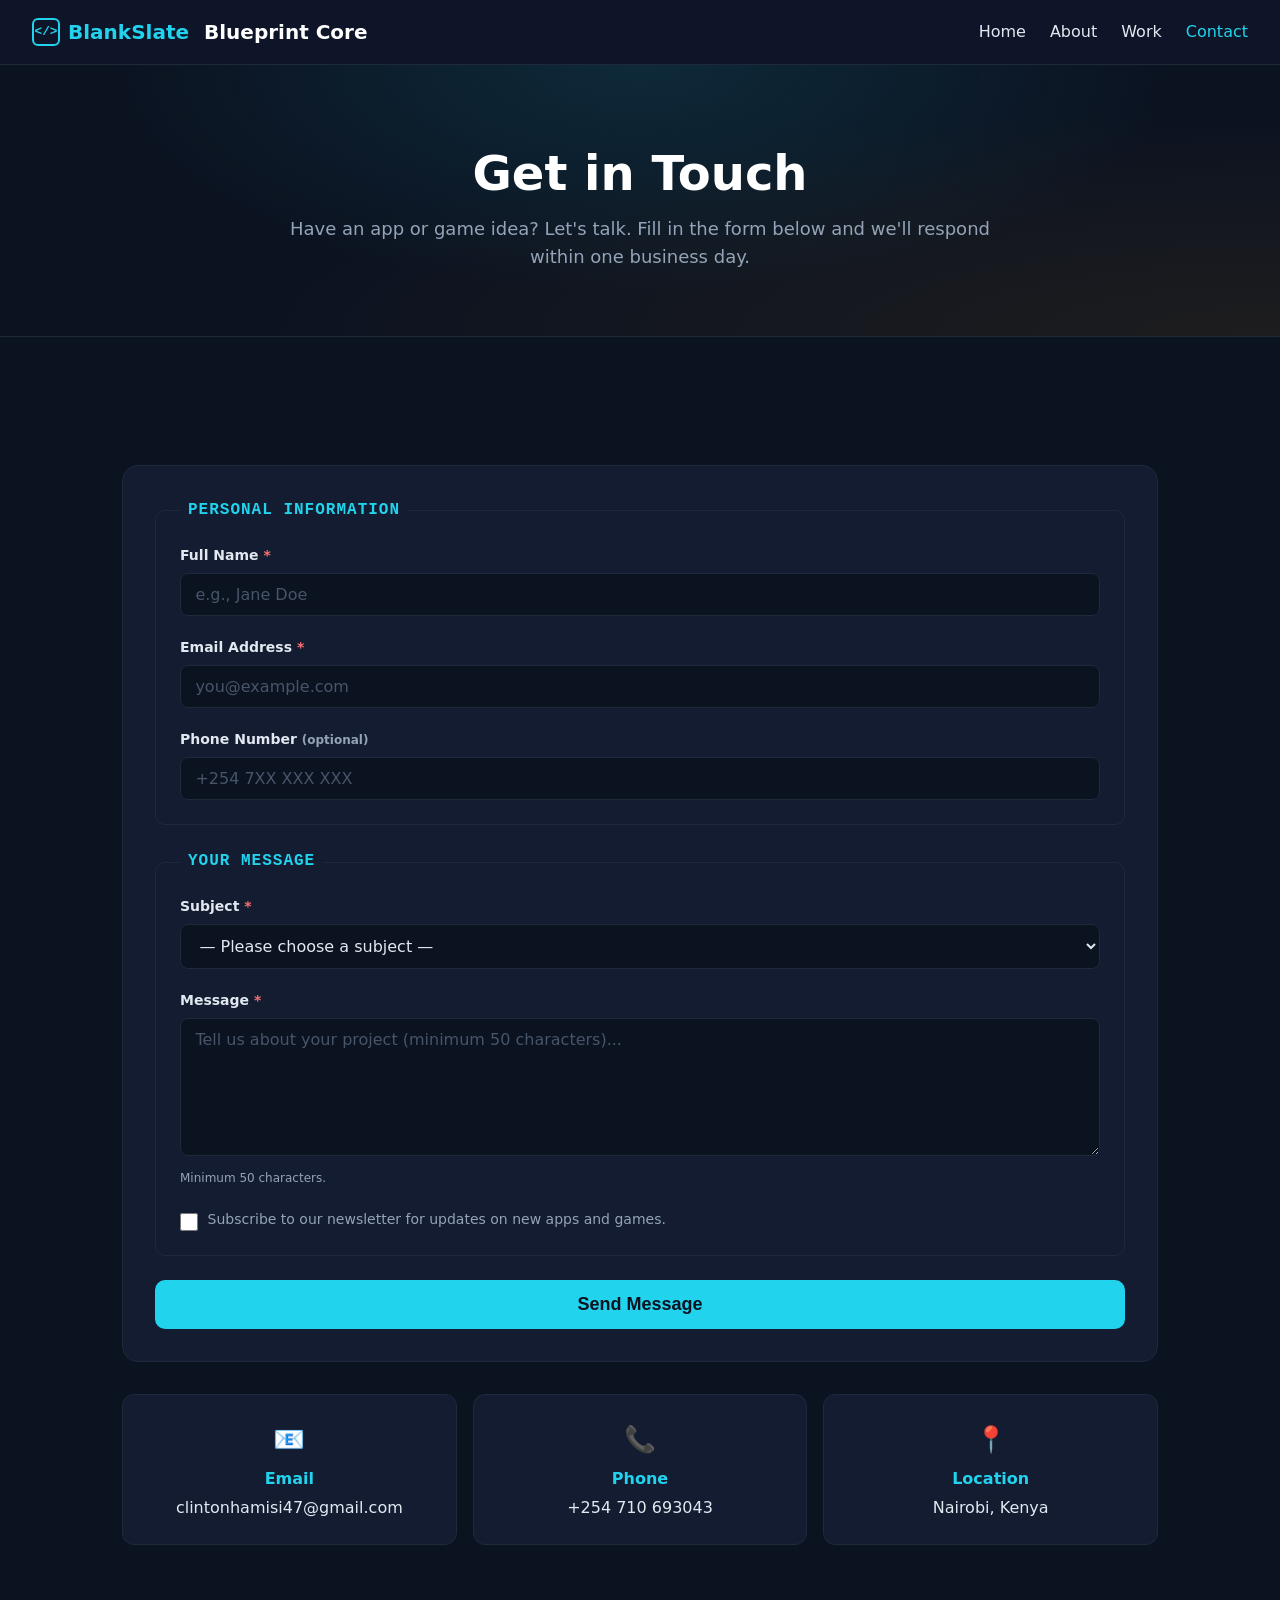
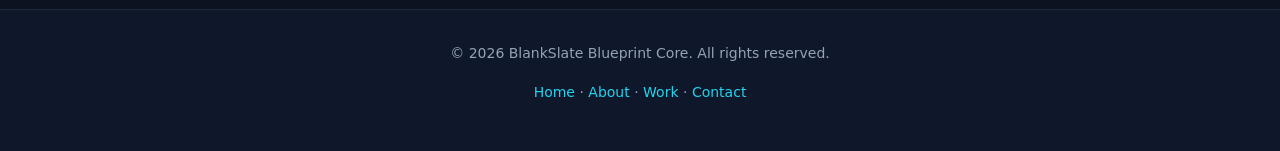
<file: contact.html>
<!DOCTYPE html>
<html lang="en">
<head>
    <meta charset="UTF-8">
    <meta name="viewport" content="width=device-width, initial-scale=1.0">
    <title>Contact Us — BlankSlate Blueprint Core</title>
    <meta name="description" content="Get in touch with BlankSlate Blueprint Core about your app or game project.">
    <link rel="stylesheet" href="style.css">
</head>
<body>

    <header class="site-header">
        <div class="brand">
            <span class="logo-mark">&lt;/&gt;</span>
            <span>BlankSlate</span>&nbsp;Blueprint Core
        </div>
        <nav class="main-nav" aria-label="Main navigation">
            <ul>
                <li><a href="index.html">Home</a></li>
                <li><a href="about.html">About</a></li>
                <li><a href="projects.html">Work</a></li>
                <li><a href="contact.html" class="active" aria-current="page">Contact</a></li>
            </ul>
        </nav>
    </header>

    <section class="hero">
        <h1>Get in Touch</h1>
        <p>Have an app or game idea? Let's talk. Fill in the form below and we'll respond within one business day.</p>
    </section>

    <main>

        <form action="#" method="post" class="contact-form" novalidate>

            <fieldset>
                <legend>Personal Information</legend>

                <div class="form-group">
                    <label for="name">Full Name <span class="required">*</span></label>
                    <input type="text" id="name" name="name"
                           placeholder="e.g., Jane Doe" required autocomplete="name">
                </div>

                <div class="form-group">
                    <label for="email">Email Address <span class="required">*</span></label>
                    <input type="email" id="email" name="email"
                           placeholder="you@example.com" required autocomplete="email">
                </div>

                <div class="form-group">
                    <label for="phone">Phone Number <span class="hint">(optional)</span></label>
                    <input type="tel" id="phone" name="phone"
                           placeholder="+254 7XX XXX XXX" autocomplete="tel">
                </div>
            </fieldset>

            <fieldset>
                <legend>Your Message</legend>

                <div class="form-group">
                    <label for="subject">Subject <span class="required">*</span></label>
                    <select id="subject" name="subject" required>
                        <option value="">— Please choose a subject —</option>
                        <option value="app">App Development</option>
                        <option value="game">Game Development</option>
                        <option value="consultation">General Consultation</option>
                        
                    </select>
                </div>

                <div class="form-group">
                    <label for="message">Message <span class="required">*</span></label>
                    <textarea id="message" name="message" rows="6"
                              minlength="50" required
                              placeholder="Tell us about your project (minimum 50 characters)..."></textarea>
                    <p class="hint">Minimum 50 characters.</p>
                </div>

                <div class="form-group checkbox-group">
                    <input type="checkbox" id="newsletter" name="newsletter" value="yes">
                    <label for="newsletter">
                        Subscribe to our newsletter for updates on new apps and games.
                    </label>
                </div>
            </fieldset>

            <button type="submit" class="submit-btn">Send Message</button>
        </form>

        <!-- Contact info -->
        <div class="contact-info">
            <div class="info-card">
                <div class="icon">📧</div>
                <h3>Email</h3>
                <a href="mailto:clintonhamisi47@gmail.com">clintonhamisi47@gmail.com</a>
            </div>
            <div class="info-card">
                <div class="icon">📞</div>
                <h3>Phone</h3>
                <a href="tel:+254710693043">+254 710 693043</a>
            </div>
            <div class="info-card">
                <div class="icon">📍</div>
                <h3>Location</h3>
                <span>Nairobi, Kenya</span>
            </div>
        </div>

    </main>

    <footer class="site-footer">
        <p>&copy; 2026 BlankSlate Blueprint Core. All rights reserved.</p>
        <p>
            <a href="index.html">Home</a> ·
            <a href="about.html">About</a> ·
            <a href="projects.html">Work</a> ·
            <a href="contact.html">Contact</a>
        </p>
    </footer>

</body>
</html>
</file>
<file: style.css>
/* ============================================
   1. CSS RESET — always at the very top
   ============================================ */
* {
    margin: 0;
    padding: 0;
    box-sizing: border-box;
}

/* ============================================
   2. BASE STYLES — typography, colors
   ============================================ */
body {
    font-family: system-ui, -apple-system, "Segoe UI", Roboto, sans-serif;
    font-size: 16px;
    line-height: 1.6;
    color: #e2e8f0;
    background: #0b1220;
}

/* ============================================
   3. HEADINGS — sizes and margins
   ============================================ */
h1 {
    font-size: 2.25rem;
    font-weight: 700;
    line-height: 1.2;
    margin-bottom: 1rem;
}

h2 {
    font-size: 1.875rem;
    font-weight: 700;
    line-height: 1.3;
    margin-bottom: 0.875rem;
}

h3 {
    font-size: 1.5rem;
    font-weight: 600;
    line-height: 1.4;
    margin-bottom: 0.75rem;
}

h4 {
    font-size: 1.25rem;
    font-weight: 600;
    line-height: 1.4;
    margin-bottom: 0.75rem;
}

h5 {
    font-size: 1.125rem;
    font-weight: 600;
    line-height: 1.5;
    margin-bottom: 0.5rem;
}

h6 {
    font-size: 1rem;
    font-weight: 600;
    line-height: 1.5;
    margin-bottom: 0.5rem;
}

/* ============================================
   4. BASE ELEMENTS — paragraphs, links, images
   ============================================ */
p {
    margin-bottom: 1rem;
}

a {
    color: #22d3ee;
    text-decoration: none;
    transition: color 0.2s;
}

a:hover {
    color: #f59e0b;
}

img {
    max-width: 100%;
    height: auto;
    display: block;
}

/* ============================================
   👇 THEN your existing CSS follows below
   ============================================ */
/* your :root variables... */
/* your header styles... */
/* your nav styles... */
/* etc. */
/* ============================================
   1. RESET & BASE
   ============================================ */
* {
    margin: 0;
    padding: 0;
    box-sizing: border-box;
}

body {
    font-family: system-ui, -apple-system, "Segoe UI", Roboto, sans-serif;
    font-size: 16px;
    line-height: 1.6;
    color: #e2e8f0;
    background: #0b1220;
}

/* ============================================
   2. DESIGN TOKENS (CSS Variables)
   ============================================ */
:root {
    /* Colors */
    --primary: #0f172a;
    --accent: #22d3ee;
    --accent-2: #f59e0b;
    --text: #e2e8f0;
    --muted: #94a3b8;
    --bg: #0b1220;
    --card: #131c30;
    --border: #1e293b;

    /* Typography scale */
    --font-xs: 0.75rem;
    --font-sm: 0.875rem;
    --font-base: 1rem;
    --font-lg: 1.125rem;
    --font-xl: 1.25rem;
    --font-2xl: 1.5rem;
    --font-3xl: 1.875rem;
    --font-4xl: 2.25rem;
}

/* ============================================
   3. HEADINGS
   ============================================ */
h1 { font-size: var(--font-4xl); font-weight: 700; margin-bottom: 1rem; line-height: 1.2; }
h2 { font-size: var(--font-3xl); font-weight: 700; margin-bottom: 0.875rem; }
h3 { font-size: var(--font-2xl); font-weight: 600; margin-bottom: 0.75rem; }
h4 { font-size: var(--font-xl); font-weight: 600; margin-bottom: 0.75rem; }
h5 { font-size: var(--font-lg); font-weight: 600; margin-bottom: 0.5rem; }
h6 { font-size: var(--font-base); font-weight: 600; margin-bottom: 0.5rem; }

/* ============================================
   4. BASE ELEMENTS
   ============================================ */
p { margin-bottom: 1rem; }
a { color: var(--accent); text-decoration: none; transition: color 0.2s; }
a:hover { color: var(--accent-2); }

img {
    max-width: 100%;
    height: auto;
    display: block;
}

/* ============================================
   5. HEADER & NAVIGATION
   ============================================ */
header.site-header {
    background: rgba(15, 23, 42, 0.9);
    backdrop-filter: blur(8px);
    padding: 1rem 2rem;
    display: flex;
    align-items: center;
    justify-content: space-between;
    flex-wrap: wrap;
    gap: 1rem;
    border-bottom: 1px solid var(--border);
    position: sticky;
    top: 0;
    z-index: 50;
}

.brand {
    font-size: var(--font-xl);
    font-weight: 700;
    display: flex;
    align-items: center;
    gap: 0.5rem;
    color: #fff;
}

.brand .logo-mark {
    width: 28px;
    height: 28px;
    border: 2px solid var(--accent);
    border-radius: 6px;
    display: inline-flex;
    align-items: center;
    justify-content: center;
    font-size: 0.8rem;
    color: var(--accent);
    font-family: monospace;
}

.brand span { color: var(--accent); }

nav.main-nav ul {
    list-style: none;
    display: flex;
    gap: 1.5rem;
    margin: 0;
    padding: 0;
}

nav.main-nav a {
    color: var(--text);
    text-decoration: none;
    font-weight: 500;
    transition: color 0.2s;
}

nav.main-nav a:hover,
nav.main-nav a.active {
    color: var(--accent);
}

/* ============================================
   6. HERO SECTION (shared)
   ============================================ */
.hero {
    padding: 4rem 2rem;
    text-align: center;
    background:
        radial-gradient(ellipse at top, rgba(34, 211, 238, 0.12), transparent 60%),
        radial-gradient(ellipse at bottom right, rgba(245, 158, 11, 0.08), transparent 60%);
    border-bottom: 1px solid var(--border);
}

.hero h1 {
    font-size: 2.6rem;
    margin: 0 0 0.75rem;
    color: #fff;
}

.hero p {
    font-size: var(--font-lg);
    max-width: 700px;
    margin: 0 auto;
    color: var(--muted);
}

.hero .eyebrow {
    display: inline-block;
    font-size: var(--font-sm);
    text-transform: uppercase;
    letter-spacing: 2px;
    color: var(--accent);
    margin-bottom: 1rem;
    font-family: monospace;
}

.hero .buttons {
    display: flex;
    gap: 1rem;
    justify-content: center;
    flex-wrap: wrap;
    margin-top: 2rem;
}

/* ============================================
   7. BUTTONS
   ============================================ */
.btn {
    display: inline-block;
    padding: 0.85rem 1.75rem;
    border-radius: 8px;
    text-decoration: none;
    font-weight: 600;
    transition: transform 0.15s, box-shadow 0.2s, background 0.2s;
    cursor: pointer;
    border: none;
    font-family: inherit;
    font-size: var(--font-base);
}

.btn-primary {
    background: var(--accent);
    color: #0b1220;
}

.btn-primary:hover {
    transform: translateY(-2px);
    box-shadow: 0 8px 24px rgba(34, 211, 238, 0.25);
}

.btn-secondary {
    background: transparent;
    color: var(--text);
    border: 1px solid var(--border);
}

.btn-secondary:hover {
    border-color: var(--accent);
    color: var(--accent);
}

/* ============================================
   8. MAIN CONTENT
   ============================================ */
main {
    max-width: 1100px;
    margin: 0 auto;
    padding: 4rem 1.5rem;
}

section {
    margin-bottom: 4rem;
}

section h2 {
    font-size: var(--font-3xl);
    margin-bottom: 1.5rem;
    display: flex;
    align-items: center;
    gap: 0.75rem;
}

section h2::before {
    content: "";
    width: 8px;
    height: 28px;
    background: var(--accent);
    border-radius: 2px;
}

/* ============================================
   9. CARDS (generic)
   ============================================ */
.card {
    background: var(--card);
    border: 1px solid var(--border);
    border-radius: 12px;
    padding: 1.75rem;
    transition: transform 0.2s, border-color 0.2s, box-shadow 0.2s;
}

.card:hover {
    transform: translateY(-4px);
    border-color: var(--accent);
    box-shadow: 0 8px 28px rgba(34, 211, 238, 0.08);
}

.card .icon {
    font-size: 2rem;
    display: block;
    margin-bottom: 0.75rem;
}

.card h3 {
    color: var(--accent);
    margin: 0 0 0.5rem;
    font-size: var(--font-lg);
}

.card p {
    margin: 0;
    color: var(--muted);
    font-size: var(--font-sm);
}

/* ============================================
   10. HOME PAGE
   ============================================ */
.profile {
    display: flex;
    align-items: center;
    gap: 2rem;
    flex-wrap: wrap;
    background: var(--card);
    border: 1px solid var(--border);
    border-radius: 16px;
    padding: 2rem;
}

.profile img {
    border-radius: 16px;
    width: 160px;
    height: 160px;
    object-fit: cover;
    border: 3px solid var(--accent);
    flex-shrink: 0;
}

.profile-text { flex: 1; min-width: 240px; }
.profile-text h2 { margin-top: 0; }
.profile-text p { color: var(--muted); margin: 0 0 0.75rem; }

.interests-list {
    list-style: none;
    padding: 0;
    display: grid;
    grid-template-columns: repeat(auto-fit, minmax(220px, 1fr));
    gap: 1rem;
}

.interests-list li {
    background: var(--card);
    border: 1px solid var(--border);
    border-radius: 10px;
    padding: 1rem 1.25rem;
    font-weight: 500;
}

.interests-list li::before {
    content: "▸ ";
    color: var(--accent);
    font-weight: 700;
}

.page-links {
    display: grid;
    grid-template-columns: repeat(auto-fit, minmax(220px, 1fr));
    gap: 1.25rem;
}

.page-link {
    background: var(--card);
    border: 1px solid var(--border);
    border-radius: 12px;
    padding: 1.5rem;
    text-decoration: none;
    color: var(--text);
    transition: transform 0.2s, border-color 0.2s;
    display: block;
}

.page-link:hover {
    transform: translateY(-4px);
    border-color: var(--accent);
}

.page-link .icon { font-size: 1.8rem; display: block; margin-bottom: 0.5rem; }
.page-link h3 { color: var(--accent); margin: 0 0 0.5rem; font-size: var(--font-lg); }
.page-link p { color: var(--muted); margin: 0; font-size: var(--font-sm); }

/* ============================================
   11. ABOUT PAGE
   ============================================ */
.story {
    background: var(--card);
    border: 1px solid var(--border);
    border-radius: 16px;
    padding: 2rem;
    display: flex;
    gap: 2rem;
    align-items: flex-start;
    flex-wrap: wrap;
}

.story img {
    width: 160px;
    height: 160px;
    border-radius: 16px;
    border: 3px solid var(--accent);
    object-fit: cover;
    flex-shrink: 0;
}

.story-text { flex: 1; min-width: 240px; }
.story-text p { color: var(--muted); margin: 0 0 1rem; }
.story-text p strong { color: var(--text); }

.skills-grid {
    display: grid;
    grid-template-columns: repeat(auto-fit, minmax(240px, 1fr));
    gap: 1.25rem;
}

.skill-card {
    background: var(--card);
    border: 1px solid var(--border);
    border-radius: 12px;
    padding: 1.5rem;
    transition: transform 0.2s, border-color 0.2s;
}

.skill-card:hover { transform: translateY(-4px); border-color: var(--accent); }

.skill-card h3 {
    color: var(--accent);
    margin: 0 0 1rem;
    font-size: var(--font-lg);
    font-family: monospace;
    text-transform: uppercase;
    letter-spacing: 1px;
}

.skill-card ul { list-style: none; padding: 0; margin: 0; }
.skill-card ul li {
    padding: 0.4rem 0;
    color: var(--muted);
    font-size: var(--font-sm);
    border-bottom: 1px dashed var(--border);
}
.skill-card ul li:last-child { border-bottom: none; }
.skill-card ul li::before { content: "▸ "; color: var(--accent); font-weight: 700; }

.timeline { position: relative; padding-left: 2.5rem; }
.timeline::before {
    content: "";
    position: absolute;
    left: 10px;
    top: 0;
    bottom: 0;
    width: 2px;
    background: linear-gradient(to bottom, var(--accent), var(--accent-2));
}
.timeline-item { position: relative; margin-bottom: 2rem; }
.timeline-item:last-child { margin-bottom: 0; }
.timeline-item::before {
    content: "";
    position: absolute;
    left: -2.5rem;
    top: 6px;
    width: 14px;
    height: 14px;
    background: var(--accent);
    border: 3px solid var(--bg);
    border-radius: 50%;
    box-shadow: 0 0 0 2px var(--accent);
}
.timeline-item .date {
    font-family: monospace;
    font-size: var(--font-sm);
    color: var(--accent);
    margin-bottom: 0.25rem;
    letter-spacing: 1px;
}
.timeline-item h3 { margin: 0 0 0.25rem; color: var(--text); font-size: var(--font-lg); }
.timeline-item .role {
    color: var(--muted);
    font-size: var(--font-sm);
    margin: 0 0 0.5rem;
    font-style: italic;
}
.timeline-item p { color: var(--muted); margin: 0; font-size: var(--font-sm); }

/* ============================================
   12. PROJECTS PAGE
   ============================================ */
.projects-grid {
    display: grid;
    grid-template-columns: repeat(auto-fit, minmax(300px, 1fr));
    gap: 1.5rem;
}

.project-card {
    background: var(--card);
    border: 1px solid var(--border);
    border-radius: 12px;
    overflow: hidden;
    transition: transform 0.2s, border-color 0.2s;
    display: flex;
    flex-direction: column;
}

.project-card:hover {
    transform: translateY(-4px);
    border-color: var(--accent);
}

.project-card img {
    width: 100%;
    height: 180px;
    object-fit: cover;
    display: block;
}

.project-card .content {
    padding: 1.25rem 1.5rem 1.5rem;
    flex: 1;
    display: flex;
    flex-direction: column;
}

.project-card .tag {
    display: inline-block;
    background: rgba(34, 211, 238, 0.1);
    color: var(--accent);
    font-size: var(--font-xs);
    font-weight: 600;
    padding: 0.2rem 0.65rem;
    border-radius: 999px;
    align-self: flex-start;
    margin-bottom: 0.5rem;
}

.project-card h3 { color: var(--accent); margin: 0 0 0.5rem; font-size: var(--font-lg); }
.project-card p { margin: 0; color: var(--muted); font-size: var(--font-sm); flex: 1; }

/* ============================================
   13. CONTACT PAGE
   ============================================ */
form.contact-form {
    background: var(--card);
    border: 1px solid var(--border);
    border-radius: 16px;
    padding: 2rem;
}

fieldset {
    border: 1px solid var(--border);
    border-radius: 10px;
    padding: 1.25rem 1.5rem 1.5rem;
    margin: 0 0 1.5rem;
}

legend {
    font-weight: 700;
    color: var(--accent);
    padding: 0 0.5rem;
    font-size: var(--font-base);
    font-family: monospace;
    text-transform: uppercase;
    letter-spacing: 1px;
}

.form-group { margin-bottom: 1.25rem; }
.form-group:last-child { margin-bottom: 0; }

label {
    display: block;
    font-weight: 600;
    margin-bottom: 0.4rem;
    font-size: var(--font-sm);
    color: var(--text);
}

.required { color: #f87171; }

input[type="text"],
input[type="email"],
input[type="tel"],
select,
textarea {
    width: 100%;
    padding: 0.7rem 0.9rem;
    border: 1px solid var(--border);
    border-radius: 8px;
    font-family: inherit;
    font-size: var(--font-base);
    color: var(--text);
    background: #0b1220;
    transition: border-color 0.2s, box-shadow 0.2s;
}

input::placeholder,
textarea::placeholder { color: #475569; }

input:focus,
select:focus,
textarea:focus {
    outline: none;
    border-color: var(--accent);
    box-shadow: 0 0 0 3px rgba(34, 211, 238, 0.15);
}

textarea {
    resize: vertical;
    min-height: 130px;
}

.checkbox-group {
    display: flex;
    align-items: flex-start;
    gap: 0.6rem;
}

.checkbox-group input[type="checkbox"] {
    margin-top: 0.3rem;
    width: 18px;
    height: 18px;
    accent-color: var(--accent);
}

.checkbox-group label {
    font-weight: 400;
    margin-bottom: 0;
    font-size: var(--font-sm);
    color: var(--muted);
}

.hint {
    font-size: var(--font-xs);
    color: var(--muted);
    margin-top: 0.3rem;
}

button.submit-btn {
    display: block;
    width: 100%;
    background: var(--accent);
    color: #0b1220;
    border: none;
    padding: 0.9rem 1.5rem;
    font-size: var(--font-lg);
    font-weight: 700;
    border-radius: 10px;
    cursor: pointer;
    transition: transform 0.15s, box-shadow 0.2s;
}

button.submit-btn:hover {
    transform: translateY(-2px);
    box-shadow: 0 8px 24px rgba(34, 211, 238, 0.25);
}

.contact-info {
    display: grid;
    grid-template-columns: repeat(auto-fit, minmax(220px, 1fr));
    gap: 1rem;
    margin-top: 2rem;
}

.info-card {
    background: var(--card);
    border: 1px solid var(--border);
    border-radius: 12px;
    padding: 1.5rem;
    text-align: center;
    transition: transform 0.2s, border-color 0.2s;
}

.info-card:hover {
    transform: translateY(-4px);
    border-color: var(--accent);
}

.info-card .icon { font-size: 1.6rem; }
.info-card h3 {
    margin: 0.5rem 0 0.25rem;
    font-size: var(--font-base);
    color: var(--accent);
}
.info-card a { color: var(--text); text-decoration: none; }
.info-card a:hover { color: var(--accent); }

/* ============================================
   14. CTA SECTION
   ============================================ */
.cta {
    background: linear-gradient(135deg, #131c30, #0f172a);
    border: 1px solid var(--border);
    text-align: center;
    padding: 3rem 1.5rem;
    border-radius: 16px;
}

.cta h2 { justify-content: center; }
.cta h2::before { display: none; }
.cta p { max-width: 600px; margin: 0 auto 1.5rem; color: var(--muted); }

.cta a.button {
    display: inline-block;
    background: var(--accent);
    color: #0b1220;
    padding: 0.85rem 1.75rem;
    border-radius: 8px;
    text-decoration: none;
    font-weight: 700;
    transition: transform 0.15s, box-shadow 0.2s;
}

.cta a.button:hover {
    transform: translateY(-2px);
    box-shadow: 0 8px 24px rgba(34, 211, 238, 0.3);
}

/* ============================================
   15. FOOTER
   ============================================ */
footer.site-footer {
    background: var(--primary);
    color: var(--muted);
    text-align: center;
    padding: 2rem 1.5rem;
    font-size: var(--font-sm);
    border-top: 1px solid var(--border);
}

footer.site-footer a { color: var(--accent); text-decoration: none; }
footer.site-footer a:hover { color: var(--accent-2); }

/* ============================================
   16. RESPONSIVE (mobile-first)
   ============================================ */

/* Mobile: default styles above are already mobile-first */

/* Tablet (768px and up) */
@media (min-width: 768px) {
    .hero { padding: 5rem 2rem 4rem; }
    .hero h1 { font-size: 2.6rem; }
    .profile { flex-direction: row; text-align: left; }
    .story { flex-direction: row; text-align: left; }
    main { padding: 4rem 2rem; }
}

/* Desktop (1024px and up) */
@media (min-width: 1024px) {
    .hero h1 { font-size: 3rem; }
    .projects-grid { grid-template-columns: repeat(3, 1fr); }
}

/* Small mobile (max-width: 640px) */
@media (max-width: 640px) {
    header.site-header { flex-direction: column; align-items: flex-start; }
    nav.main-nav ul { flex-wrap: wrap; gap: 1rem; }
    .profile { flex-direction: column; text-align: center; }
    .profile img { margin: 0 auto; }
    .story { flex-direction: column; text-align: center; }
    .story img { margin: 0 auto; }
    main { padding: 3rem 1rem; }
}
/* Hamburger menu — hidden on desktop */
.nav-toggle {
    display: none;
}

.nav-toggle-label {
    display: none;
    font-size: 1.8rem;
    color: var(--accent);
    cursor: pointer;
    padding: 0.25rem 0.5rem;
    user-select: none;
}

/* Mobile styles */
@media (max-width: 767px) {
    .nav-toggle-label {
        display: block;
    }

    nav.main-nav ul {
        display: none;
        flex-direction: column;
        width: 100%;
        padding: 1rem 0;
        border-top: 1px solid var(--border);
        margin-top: 1rem;
    }

    .nav-toggle:checked ~ nav.main-nav ul {
        display: flex;
    }
}

/* Desktop styles */
@media (min-width: 768px) {
    nav.main-nav ul {
        display: flex;
        flex-direction: row;
    }
}
</file>
